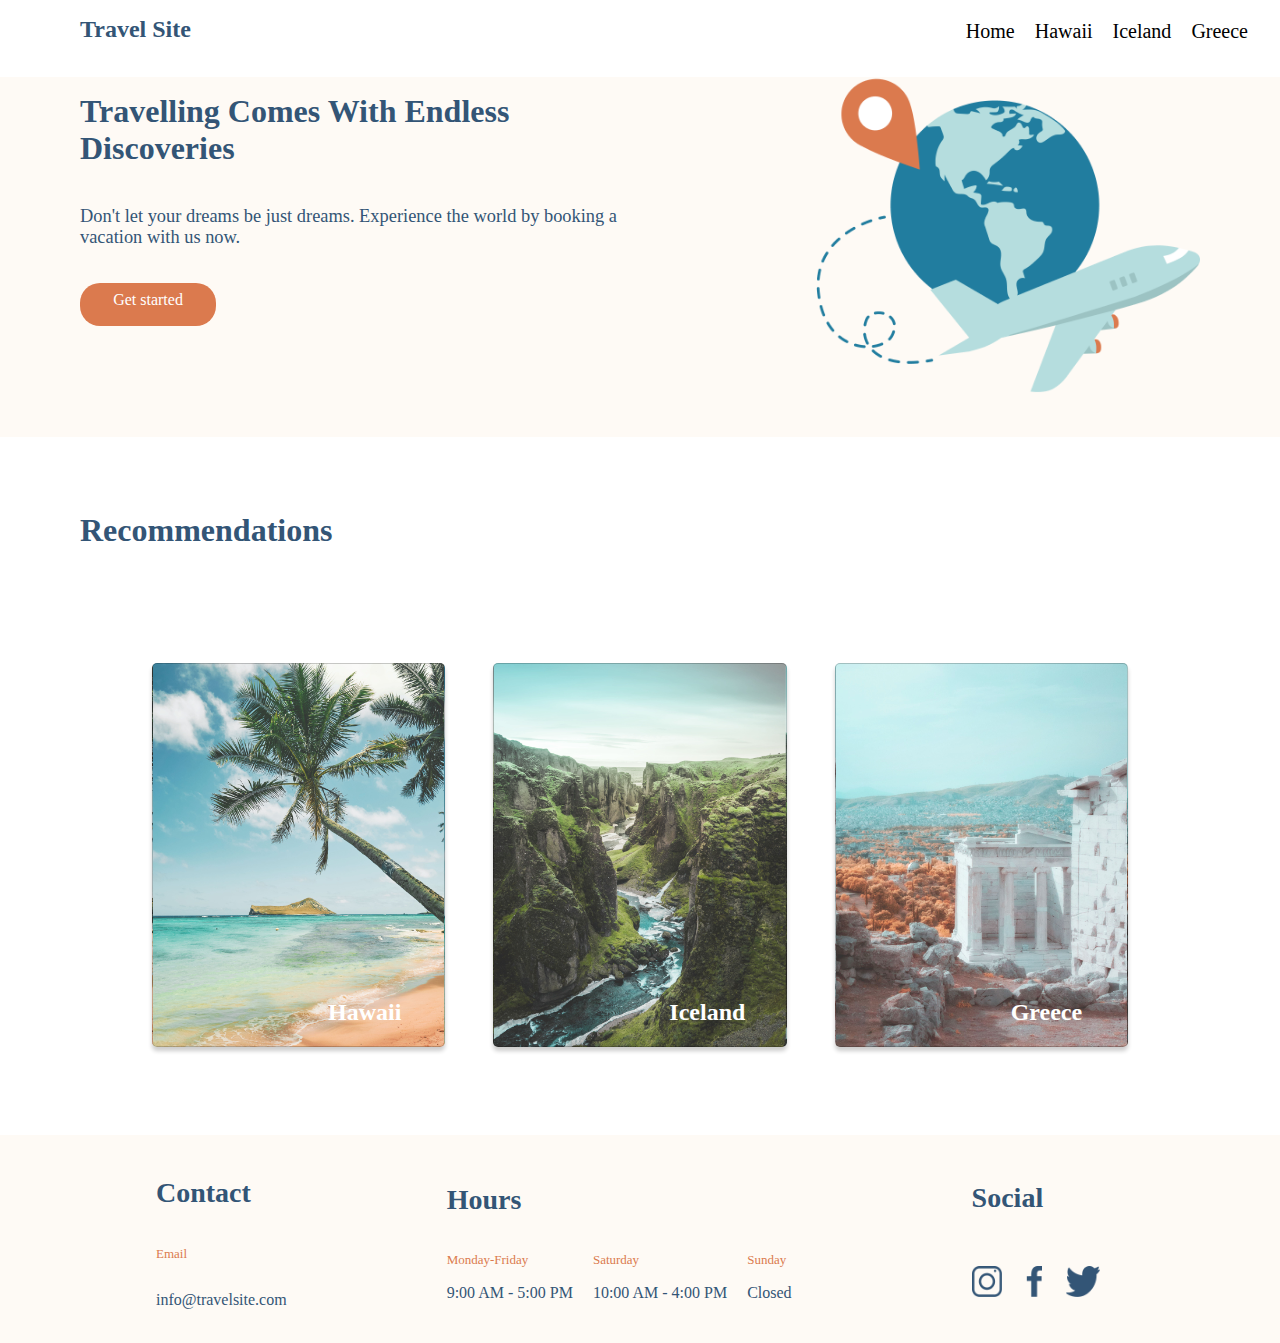
<file: index.html>
<!DOCTYPE html>
<html lang="en">
<head>
    <meta charset="UTF-8">
    <meta http-equiv="X-UA-Compatible" content="IE=edge">
    <meta name="viewport" content="width=device-width, initial-scale=1.0">
    <link href="./css/global.css" rel="stylesheet">
    <link href="./css/main.css" rel="stylesheet">
    <title>Document</title>
</head>
<body>
<header>
    <nav class="main-nav">
        <h2 class="main-nav__title">Travel Site</h2>
        <ul class="main-nav__list">
            <li><a href="index.html">Home</a> </li>
            <li> <a href="./pages/hawaii.html">Hawaii</a></li>
            <li> <a href="./pages/iceland.html">Iceland</a></li>
            <li> <a href="./pages/greece.html">Greece</a></li>
        </ul>
    </nav>
</header>

<div class="hero">

<div class="hero__leftsection">
    <h1>Travelling Comes With Endless Discoveries</h1>
    <p class="hero__slogan">Don't let your dreams be just dreams. Experience the world by booking a vacation with us now.</p>
    <div class="hero__button">Get started</div>
</div>

<img class="hero__img" src="./assets/images/hero.png" alt="plane"/>

</div>

<div class="recommendations">

    <h2 class="recommendations__title">Recommendations</h2>

    <div class="recommendations__cards-container">

        <a href="./pages/hawaii.html" class="recommendations__card recommendations__card--hawaii">
            
            <h2 class="recommendations__card--font">Hawaii</h2>
            
<!-- get clicks to destination pages to work -->
        </a>

        <a href="./pages/iceland.html" class="recommendations__card recommendations__card--iceland">
            <h2 class="recommendations__card--font">Iceland</h2>
        </a>

        <a href="./pages/greece.html" class="recommendations__card recommendations__card--greece">
            <h2 class="recommendations__card--font">Greece</h2>

        </a>



    </div>
</div>

<footer>
    <div class="footer__container">

        <h2 class="footer__container-title--large">Contact</h2>
        <h3 class="footer__container-subtitle--small">Email</h3>
        <h3 class="footer__container-title--medium">info@travelsite.com</h3>

    </div>

    <div class="footer__container">

        <h2 class="footer__container-title--large">Hours</h2>
        <div class="footer__container-allhours">

        <div class="footer__container-day">
        <h3 class="footer__container-subtitle--small">Monday-Friday</h3>
        <h3 class="footer__container-title--medium">9:00 AM - 5:00 PM</h3>
        </div>
        <div class="footer__container-day">
        <h3 class="footer__container-subtitle--small">Saturday</h3>
        <h3 class="footer__container-title--medium">10:00 AM - 4:00 PM</h3>
        </div>
        <div class="footer__container-day">
        <h3 class="footer__container-subtitle--small">Sunday</h3>
        <h3 class="footer__container-title--medium">Closed</h3>
        </div>
        </div>
    </div>

    <div class="footer__container">

        <h3 class="footer__container-title--large">Social</h3>
        <div class="footer__container--social">
        <a href="http://instragram.com" target="_blank"><img class="footer__container--image" src="./assets/images/icon-instagram.png" alt="instagram"></a>
        <a href="http://facebook.com" target="_blank"><img class="footer__container--image" src="./assets/images/icon-facebook.png" alt="facebook"></a>
        <a href="http://twitter.com" target="_blank"><img class="footer__container--image" src="./assets/images/icon-twitter.png" alt="twitter"></a>
        </div>
    </div>
</footer>
    
</body>
</html>
</file>
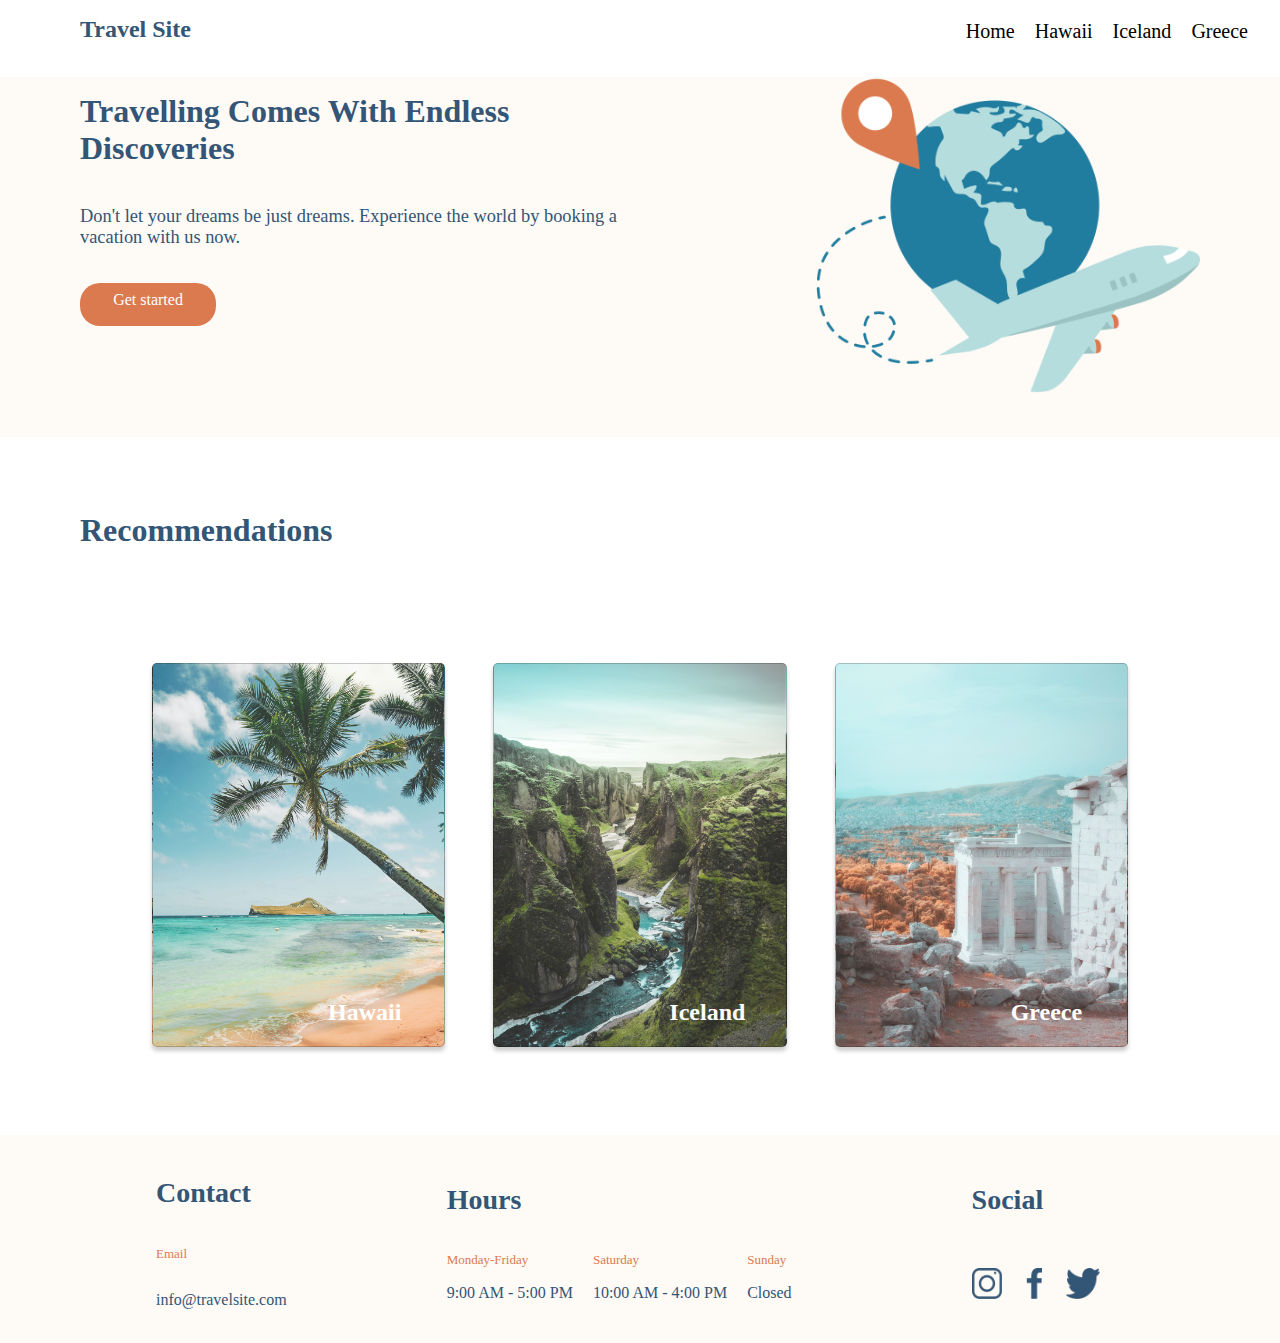
<file: pages/index.html>
<!DOCTYPE html>
<html lang="en">
<head>
    <meta charset="UTF-8">
    <meta http-equiv="X-UA-Compatible" content="IE=edge">
    <meta name="viewport" content="width=device-width, initial-scale=1.0">
    <link href="../css/global.css" rel="stylesheet">
    <link href="../css/main.css" rel="stylesheet">
    <title>Document</title>
</head>
<body>
<header>
    <nav class="main-nav">
        <h2 class="main-nav__title">Travel Site</h2>

        <ul class="main-nav__list">
            <li><a href="./index.html">Home</a> </li>
            <li> <a href="./hawaii.html">Hawaii</a></li>
            <li> <a href="./iceland.html">Iceland</a></li>
            <li> <a href="./greece.html">Greece</a></li>
        </ul>
    </nav>
</header>

<div class="hero">

<div class="hero__leftsection">
    <h1>Travelling Comes With Endless Discoveries</h1>
    <p class="hero__slogan">Don't let your dreams be just dreams. Experience the world by booking a vacation with us now.</p>
    <div class="hero__button">Get started</div>
</div>

<img class="hero__img" src="../assets/images/hero.png" alt="plane"/>

</div>

<div class="recommendations">

    <h2 class="recommendations__title">Recommendations</h2>

    <div class="recommendations__cards-container">

        <div onclick="../assets/images/hawaii.html" class="recommendations__card recommendations__card--hawaii">
            
            <h2 class="recommendations__card--font">Hawaii</h2>
            
<!-- get clicks to destination pages to work -->
        </div>

        <div class="recommendations__card recommendations__card--iceland">
            <h2 class="recommendations__card--font">Iceland</h2>
        </div>

        <div class="recommendations__card recommendations__card--greece">
            <h2 class="recommendations__card--font">Greece</h2>

        </div>



    </div>
</div>

<footer>
    <div class="footer__container">

        <h2 class="footer__container-title--large">Contact</h2>
        <h3 class="footer__container-subtitle--small">Email</h3>
        <h3 class="footer__container-title--medium">info@travelsite.com</h3>

    </div>

    <div class="footer__container">

        <h2 class="footer__container-title--large">Hours</h2>
        <div class="footer__container-allhours">

        <div class="footer__container-day">
        <h3 class="footer__container-subtitle--small">Monday-Friday</h3>
        <h3 class="footer__container-title--medium">9:00 AM - 5:00 PM</h3>
        </div>
        <div class="footer__container-day">
        <h3 class="footer__container-subtitle--small">Saturday</h3>
        <h3 class="footer__container-title--medium">10:00 AM - 4:00 PM</h3>
        </div>
        <div class="footer__container-day">
        <h3 class="footer__container-subtitle--small">Sunday</h3>
        <h3 class="footer__container-title--medium">Closed</h3>
        </div>
        </div>
    </div>

    <div class="footer__container">

        <h3 class="footer__container-title--large">Social</h3>
        <div class="footer__container--social">
        <img class="footer__container--image" src="../assets/images/icon-instagram.png" alt="instagram">
        <img  class="footer__container--image" src="../assets/images/icon-facebook.png" alt="facebook">
        <img class="footer__container--image" src="../assets/images/icon-twitter.png" alt="twitter">
        </div>
    </div>
</footer>
    
</body>
</html>
</file>
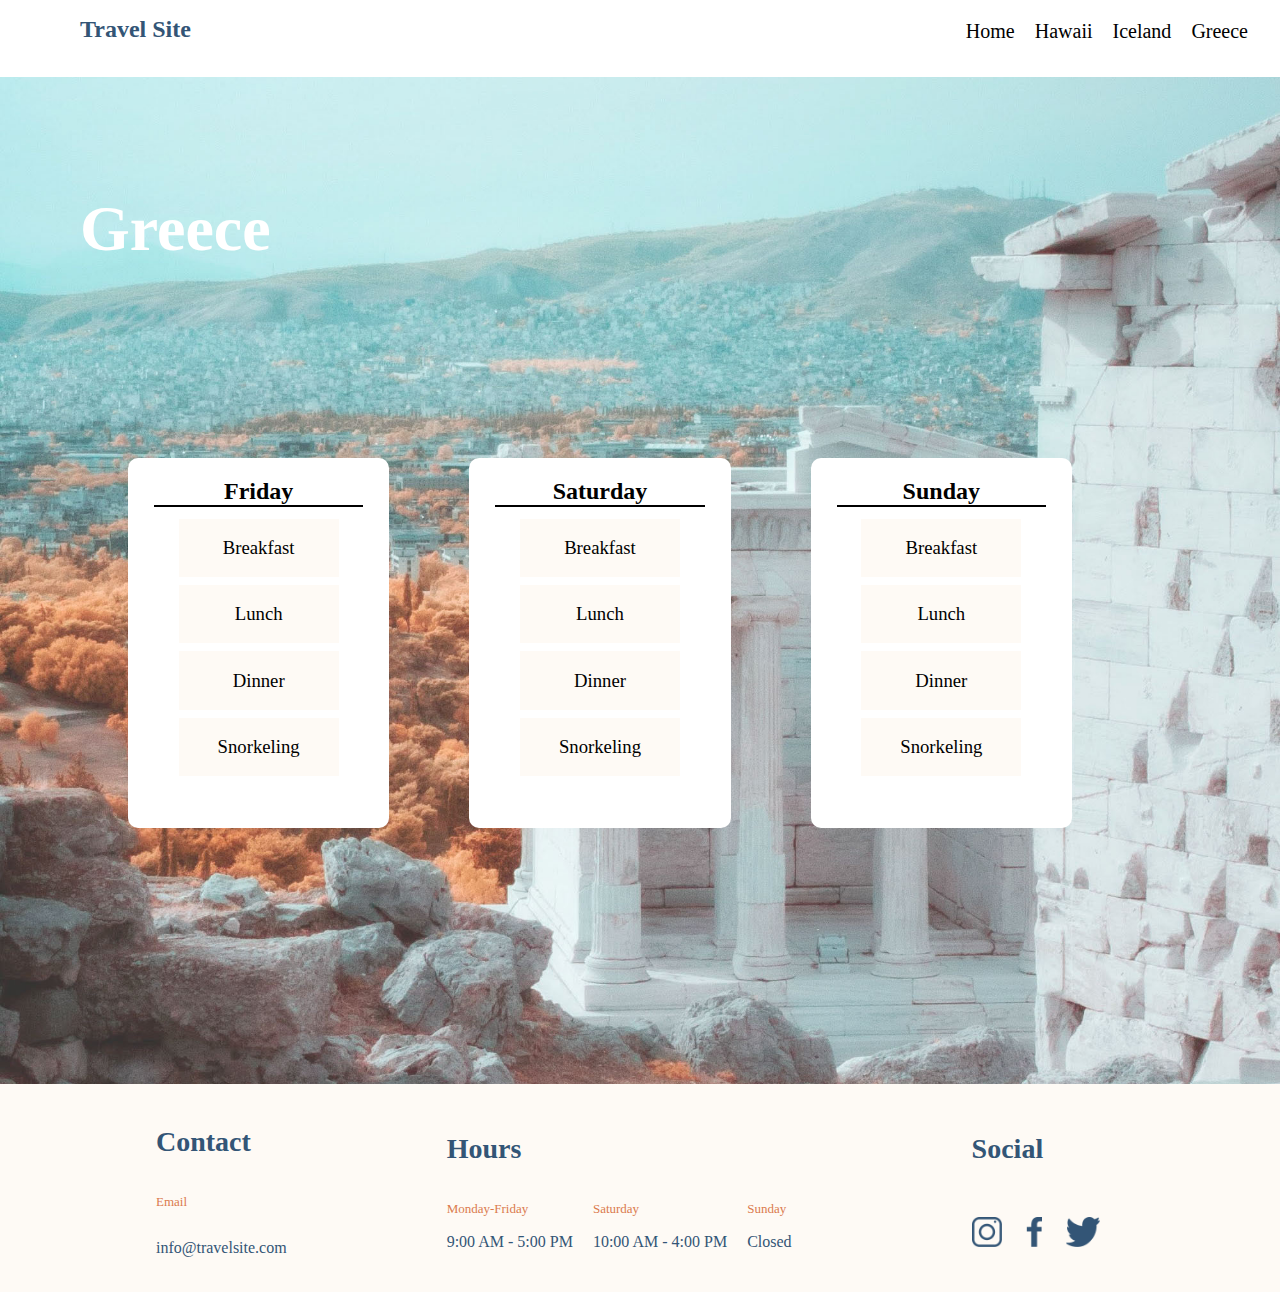
<file: pages/greece.html>
<!DOCTYPE html>
<html lang="en">
<head>
    <meta charset="UTF-8">
    <meta http-equiv="X-UA-Compatible" content="IE=edge">
    <meta name="viewport" content="width=device-width, initial-scale=1.0">
    <link href="../css/global.css" rel="stylesheet">
    <link href="../css/destinations.css" rel="stylesheet">
    <title>Document</title>
</head>
<body>
    <header>
        <nav class="main-nav">
            <h1 class="main-nav__title">Travel Site</h1>
    
            <ul class="main-nav__list">
                <li><a href="../index.html">Home</a> </li>
                <li> <a href="./hawaii.html">Hawaii</a></li>
                <li> <a href="./iceland.html">Iceland</a></li>
                <li> <a href="./greece.html">Greece</a></li>
            </ul>
        </nav>
    </header>

    <div class="main main--greece">

        <h1 class="main__title">Greece</h1>

        <div class="card-container">
            <div class="card">

                <h2 class="card--day">Friday</h2>
                <h3 class="card--activity">Breakfast</h3>
                <h3 class="card--activity">Lunch</h3>
                <h3 class="card--activity">Dinner</h3>
                <h3 class="card--activity">Snorkeling</h3>

            </div>

            <div class="card">

                <h2 class="card--day">Saturday</h2>
                <h3 class="card--activity">Breakfast</h3>
                <h3 class="card--activity">Lunch</h3>
                <h3 class="card--activity">Dinner</h3>
                <h3 class="card--activity">Snorkeling</h3>

            </div>

            <div class="card">

                <h2 class="card--day">Sunday</h2>
                <h3 class="card--activity">Breakfast</h3>
                <h3 class="card--activity">Lunch</h3>
                <h3 class="card--activity">Dinner</h3>
                <h3 class="card--activity">Snorkeling</h3>

            </div>
        </div>
    </div>

    <footer>
        <div class="footer__container">
    
            <h2 class="footer__container-title--large">Contact</h2>
            <h3 class="footer__container-subtitle--small">Email</h3>
            <h3 class="footer__container-title--medium">info@travelsite.com</h3>
    
        </div>
    
        <div class="footer__container">
    
            <h2 class="footer__container-title--large">Hours</h2>
            <div class="footer__container-allhours">
    
            <div class="footer__container-day">
            <h3 class="footer__container-subtitle--small">Monday-Friday</h3>
            <h3 class="footer__container-title--medium">9:00 AM - 5:00 PM</h3>
            </div>
            <div class="footer__container-day">
            <h3 class="footer__container-subtitle--small">Saturday</h3>
            <h3 class="footer__container-title--medium">10:00 AM - 4:00 PM</h3>
            </div>
            <div class="footer__container-day">
            <h3 class="footer__container-subtitle--small">Sunday</h3>
            <h3 class="footer__container-title--medium">Closed</h3>
            </div>
            </div>
        </div>
    
        <div class="footer__container">
    
            <h3 class="footer__container-title--large">Social</h3>
            <div class="footer__container--social">
            <img class="footer__container--image" src="../assets/images/icon-instagram.png" alt="instagram">
            <img  class="footer__container--image" src="../assets/images/icon-facebook.png" alt="facebook">
            <img class="footer__container--image" src="../assets/images/icon-twitter.png" alt="twitter">
            </div>
        </div>
    </footer>
</body>
</html>
</file>
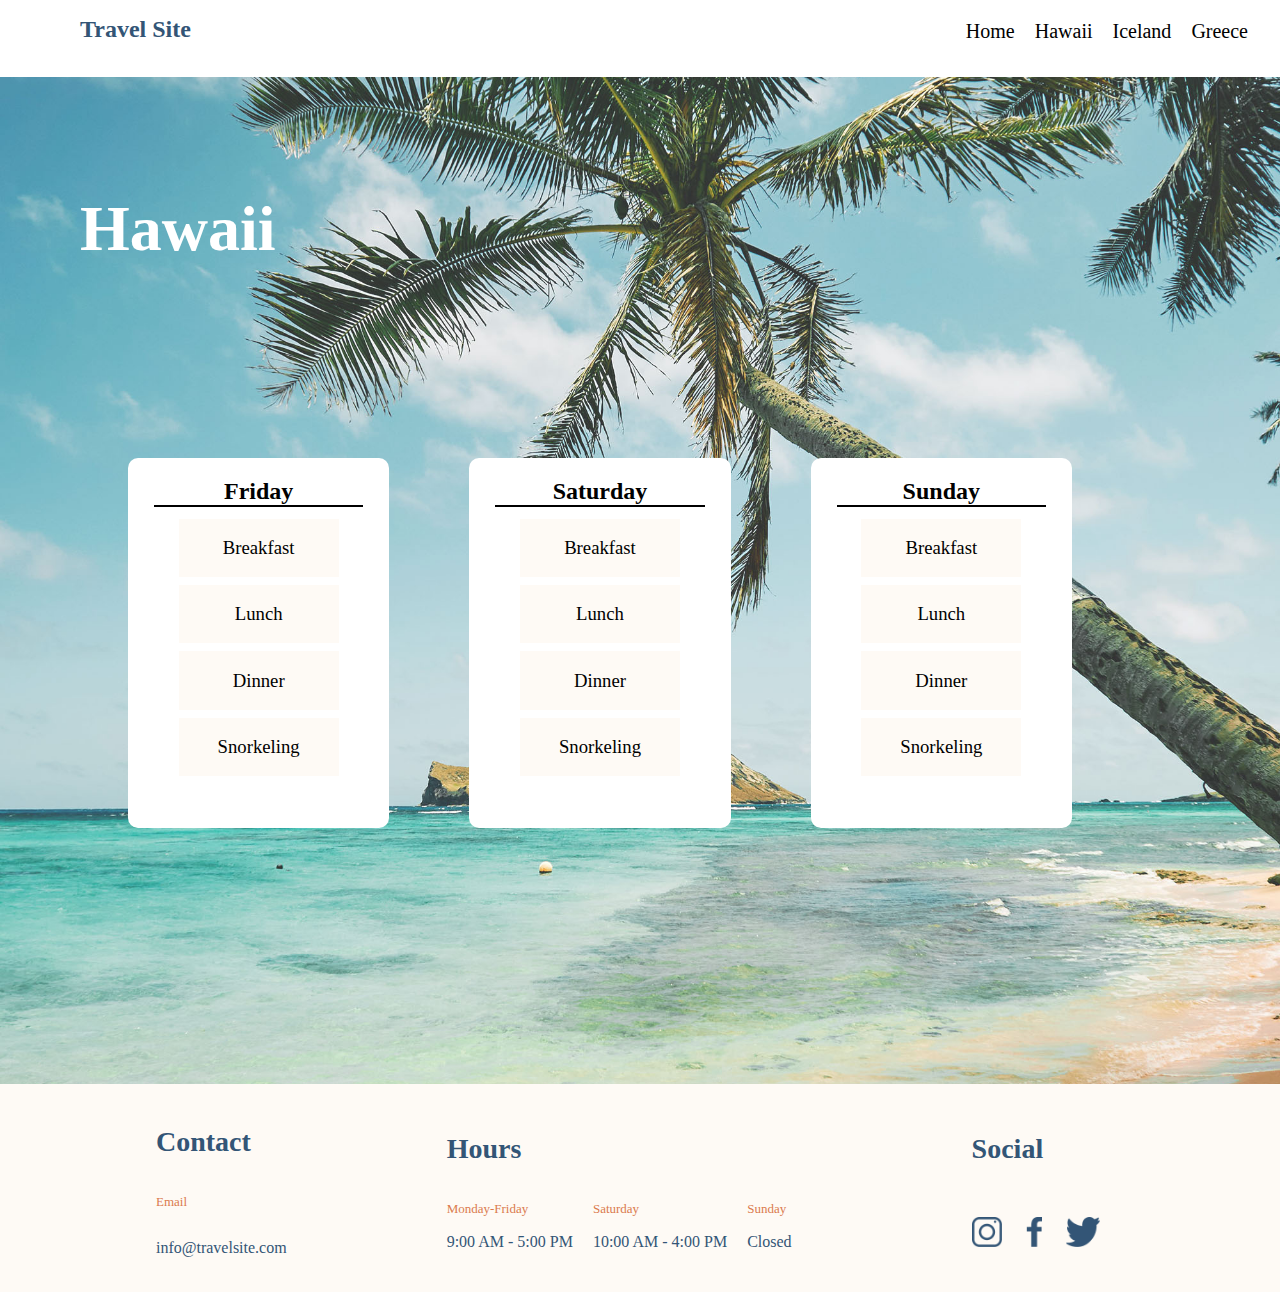
<file: pages/hawaii.html>
<!DOCTYPE html>
<html lang="en">
<head>
    <meta charset="UTF-8">
    <meta http-equiv="X-UA-Compatible" content="IE=edge">
    <meta name="viewport" content="width=device-width, initial-scale=1.0">
    <link href="../css/global.css" rel="stylesheet">
    <link href="../css/destinations.css" rel="stylesheet">
    <title>Document</title>
</head>
<body>
    <header>
        <nav class="main-nav">
            <h1 class="main-nav__title">Travel Site</h1>
    
            <ul class="main-nav__list">
                <li><a href="../index.html">Home</a> </li>
                <li> <a href="./hawaii.html">Hawaii</a></li>
                <li> <a href="./iceland.html">Iceland</a></li>
                <li> <a href="./greece.html">Greece</a></li>
            </ul>
        </nav>
    </header>

    <div class="main main--hawaii">

        <h1 class="main__title">Hawaii</h1>

        <div class="card-container">
            <div class="card">

                <h2 class="card--day">Friday</h2>
                <h3 class="card--activity">Breakfast</h3>
                <h3 class="card--activity">Lunch</h3>
                <h3 class="card--activity">Dinner</h3>
                <h3 class="card--activity">Snorkeling</h3>

            </div>

            <div class="card">

                <h2 class="card--day">Saturday</h2>
                <h3 class="card--activity">Breakfast</h3>
                <h3 class="card--activity">Lunch</h3>
                <h3 class="card--activity">Dinner</h3>
                <h3 class="card--activity">Snorkeling</h3>

            </div>

            <div class="card">

                <h2 class="card--day">Sunday</h2>
                <h3 class="card--activity">Breakfast</h3>
                <h3 class="card--activity">Lunch</h3>
                <h3 class="card--activity">Dinner</h3>
                <h3 class="card--activity">Snorkeling</h3>

            </div>
        </div>
    </div>

    <footer>
        <div class="footer__container">
    
            <h2 class="footer__container-title--large">Contact</h2>
            <h3 class="footer__container-subtitle--small">Email</h3>
            <h3 class="footer__container-title--medium">info@travelsite.com</h3>
    
        </div>
    
        <div class="footer__container">
    
            <h2 class="footer__container-title--large">Hours</h2>
            <div class="footer__container-allhours">
    
            <div class="footer__container-day">
            <h3 class="footer__container-subtitle--small">Monday-Friday</h3>
            <h3 class="footer__container-title--medium">9:00 AM - 5:00 PM</h3>
            </div>
            <div class="footer__container-day">
            <h3 class="footer__container-subtitle--small">Saturday</h3>
            <h3 class="footer__container-title--medium">10:00 AM - 4:00 PM</h3>
            </div>
            <div class="footer__container-day">
            <h3 class="footer__container-subtitle--small">Sunday</h3>
            <h3 class="footer__container-title--medium">Closed</h3>
            </div>
            </div>
        </div>
    
        <div class="footer__container">
    
            <h3 class="footer__container-title--large">Social</h3>
            <div class="footer__container--social">
            <img class="footer__container--image" src="../assets/images/icon-instagram.png" alt="instagram">
            <img  class="footer__container--image" src="../assets/images/icon-facebook.png" alt="facebook">
            <img class="footer__container--image" src="../assets/images/icon-twitter.png" alt="twitter">
            </div>
        </div>
    </footer>
</body>
</html>
</file>
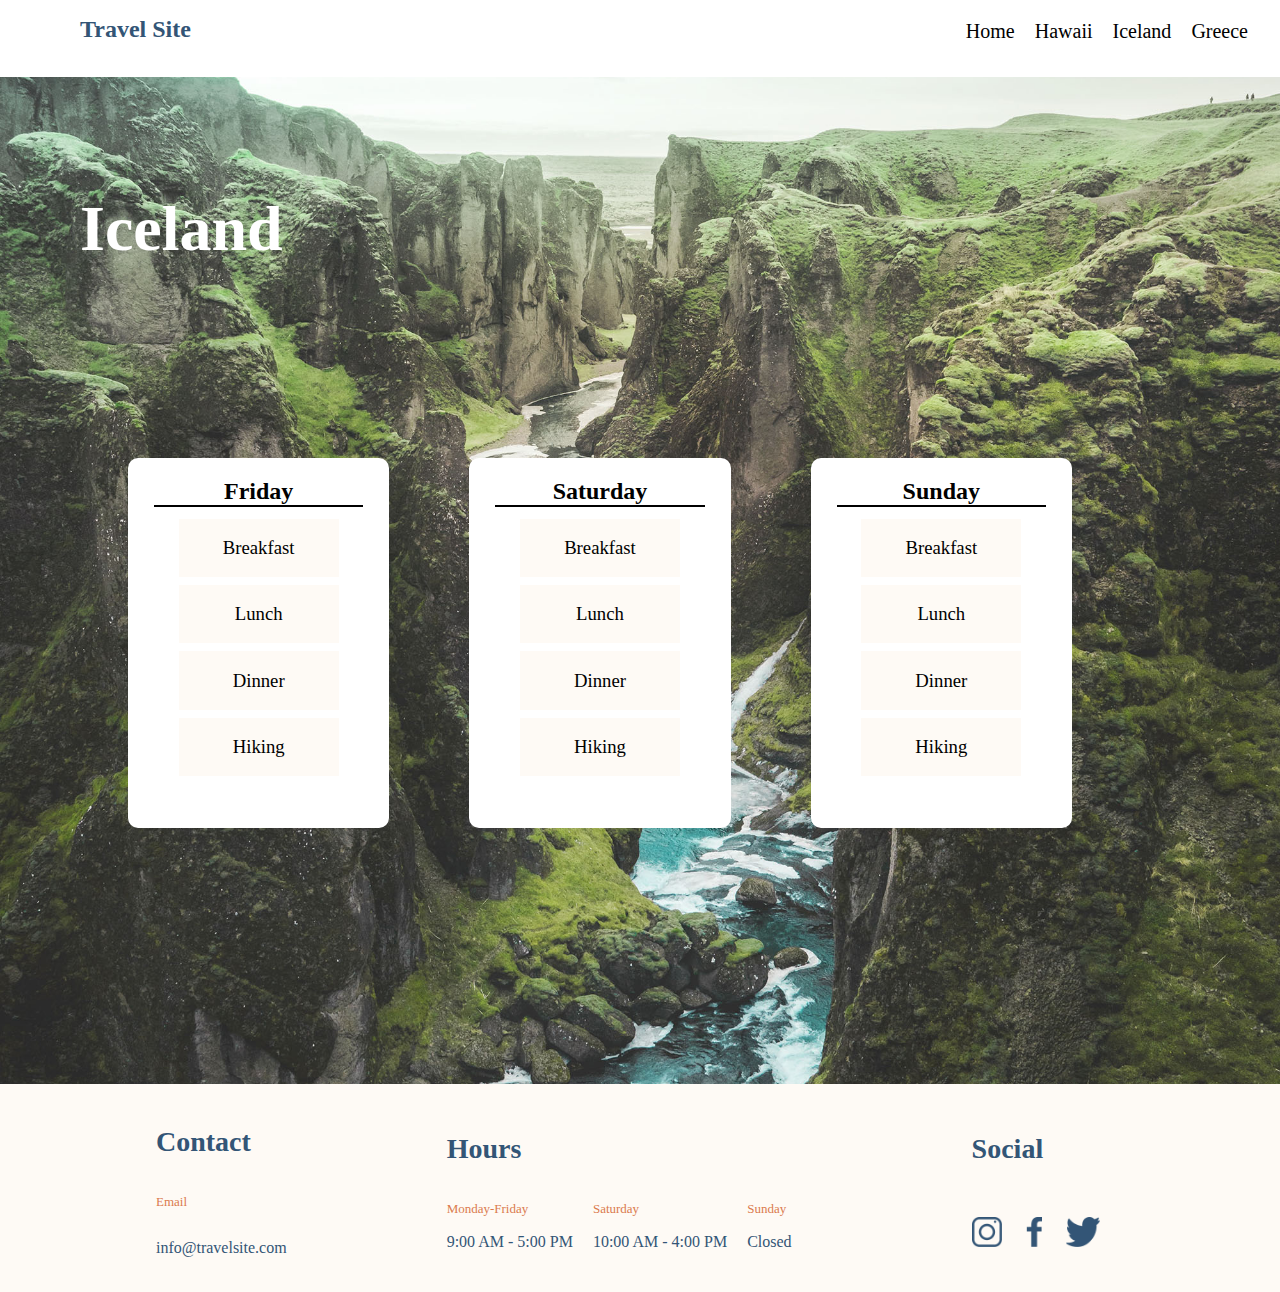
<file: pages/iceland.html>
<!DOCTYPE html>
<html lang="en">
<head>
    <meta charset="UTF-8">
    <meta http-equiv="X-UA-Compatible" content="IE=edge">
    <meta name="viewport" content="width=device-width, initial-scale=1.0">
    <link href="../css/global.css" rel="stylesheet">
    <link href="../css/destinations.css" rel="stylesheet">
    <title>Document</title>
</head>
<body>
    <header>
        <nav class="main-nav">
            <h1 class="main-nav__title">Travel Site</h1>
    
            <ul class="main-nav__list">
                <li><a href="../index.html">Home</a> </li>
                <li> <a href="./hawaii.html">Hawaii</a></li>
                <li> <a href="./iceland.html">Iceland</a></li>
                <li> <a href="./greece.html">Greece</a></li>
            </ul>
        </nav>
    </header>

    <div class="main main--iceland">

        <h1 class="main__title">Iceland</h1>

        <div class="card-container">
            <div class="card">

                <h2 class="card--day">Friday</h2>
                <h3 class="card--activity">Breakfast</h3>
                <h3 class="card--activity">Lunch</h3>
                <h3 class="card--activity">Dinner</h3>
                <h3 class="card--activity">Hiking</h3>

            </div>

            <div class="card">

                <h2 class="card--day">Saturday</h2>
                <h3 class="card--activity">Breakfast</h3>
                <h3 class="card--activity">Lunch</h3>
                <h3 class="card--activity">Dinner</h3>
                <h3 class="card--activity">Hiking</h3>

            </div>

            <div class="card">

                <h2 class="card--day">Sunday</h2>
                <h3 class="card--activity">Breakfast</h3>
                <h3 class="card--activity">Lunch</h3>
                <h3 class="card--activity">Dinner</h3>
                <h3 class="card--activity">Hiking</h3>

            </div>
        </div>
    </div>

    <footer>
        <div class="footer__container">
    
            <h2 class="footer__container-title--large">Contact</h2>
            <h3 class="footer__container-subtitle--small">Email</h3>
            <h3 class="footer__container-title--medium">info@travelsite.com</h3>
    
        </div>
    
        <div class="footer__container">
    
            <h2 class="footer__container-title--large">Hours</h2>
            <div class="footer__container-allhours">
    
            <div class="footer__container-day">
            <h3 class="footer__container-subtitle--small">Monday-Friday</h3>
            <h3 class="footer__container-title--medium">9:00 AM - 5:00 PM</h3>
            </div>
            <div class="footer__container-day">
            <h3 class="footer__container-subtitle--small">Saturday</h3>
            <h3 class="footer__container-title--medium">10:00 AM - 4:00 PM</h3>
            </div>
            <div class="footer__container-day">
            <h3 class="footer__container-subtitle--small">Sunday</h3>
            <h3 class="footer__container-title--medium">Closed</h3>
            </div>
            </div>
        </div>
    
        <div class="footer__container">
    
            <h3 class="footer__container-title--large">Social</h3>
            <div class="footer__container--social">
            <img class="footer__container--image" src="../assets/images/icon-instagram.png" alt="instagram">
            <img  class="footer__container--image" src="../assets/images/icon-facebook.png" alt="facebook">
            <img class="footer__container--image" src="../assets/images/icon-twitter.png" alt="twitter">
            </div>
        </div>
    </footer>
</body>
</html>
</file>
<file: css/global.css>
*,
*::before,
*::after {
  box-sizing: border-box;
}

body{
    font-family: Verdana;
    margin:0;
    padding:0;
}
.main-nav{
    display:flex;
    flex-direction: row;
    justify-content: space-between;
    position:fixed;
    top:0;
    left:0;
    width:100%;
    padding-right:0;
    margin-bottom:3rem;
    margin-right:0;
    background-color: #FFFFFF;

    /* need to come back here and fix space between nav and other elements sitting behind it */

}


.main-nav__list{
    list-style: none;
    display:flex;
    gap: 20px;
    color:#335576;
    padding-bottom:0.5rem;
    font-size:1.25rem;
    padding-right:2rem;
}




a:link {
    text-decoration: none;
    color:black;
  }

  a:visited {
    text-decoration: none;
    color:black;
  }

  li {
    padding-bottom:0.35rem;
  }

  li:hover {

    border-bottom:0.25rem;
    border-bottom-color: #DB7A4E;
    border-bottom-style: solid;
    
  }

  .main-nav__title {
    font-size:1.5rem;
    padding-left:5rem;
    margin-top:1rem;
    color:#335576;
  
  }

  
footer{
  background-color:#FEFAF5;
  display:flex;
  flex-direction: row;
  justify-content: center;
  align-items: center;
  height:13rem;
  width:100%;
  margin:0;
  
}

.footer__container{
  display: flex;
  flex-direction: column;
  margin-left:5rem;
  margin-right:5rem;
 
}

.footer__container-title--large{
  color:#335576;
  font-size: 1.75rem;

}

.footer__container-title--medium{
  color:#335576;
  font-size: medium;
  font-weight:300;

}

.footer__container-subtitle--small{
  color:#DB7A4E;
  font-size:small;
  font-weight:300;
}

.footer__container-allhours{
  display: flex;
  flex-direction: row;  

}

.footer__container-day{
  padding-right:20px;
}


.footer__container--social{
  display:flex;
  flex-direction: row;
  justify-content: space-between;
  
}

.footer__container--image{
  height:4.9rem;
  padding:1.5rem 1.5rem 1.5rem 0;
}
</file>
<file: css/main.css>
.hero{
    background-color: #FEFAF5;
    display:flex;
    flex-direction: row;
    padding: 1.45rem 0rem ;
    margin: 3rem 0rem ;
    color:#335576;
    width:100%;

  }

  .hero__leftsection{
    display:flex;
    flex-direction: column;
    padding-left:5rem;
    padding-right:12rem;

  }


  .hero__slogan{
    color:#335576;
    flex-wrap: wrap;
    padding-bottom:0.75rem;
    font-size: 1.15rem;

  }

  .hero__button {
    background-color: #DB7A4E;
    border-radius: 1.25rem;
    font-family: Verdana;
    font-size: 1rem;
    color:white;
    text-align: center;
    padding-top:0.5rem;
    margin-top:0.25rem;
    margin-bottom:5.5rem;
    width:8.5rem;
    height:2.7rem;
    
  }

  .hero__img{
    width: 30%;
    height: 45%;
    margin-right:5rem;
  }

  .recommendations{
    display:flex;
    flex-direction: column;
    

  }

  .recommendations__title{
    color:#335576;
    font-size:2rem;
    padding-left:5rem;
  }

  .recommendations__cards-container{
    display:flex;
    flex-direction: row;
    justify-content: space-between;
    align-items:center;
    padding-left:10%;
    padding-right:10%;
    padding-bottom:5%;
    padding-top: 5%;

  }

  .recommendations__card{
    
    border-radius: 0.313rem;
    border: 1px solid rgba(0,0,0,0.2);
    box-shadow:0px 4px 4px rgba(0,0,0,0.2);
    color:white;
    font-size: medium;
    font-weight: 700;
    width: 57rem;
    height: 24rem;
    margin:1.5rem;

  }

  .recommendations__card--hawaii{
    background-image:URL("../assets/images/hawaii.jpg");
    background-size:cover;
    background-position:center;
    display:flex;
  }

  .recommendations__card--iceland{
    background-image:URL("../assets/images/iceland.jpg");
    background-size:cover;
    background-position:center;
    display:flex;
  
  }

  .recommendations__card--greece{
    background-image:URL("../assets/images/greece.jpg");
    background-size:cover;
    background-position:center;
    display:flex;
  }

  .recommendations__card--font{
    align-self:flex-end;
    padding-left:10.938rem;
    color:white;

  }
</file>
<file: css/destinations.css>
*,
*::before,
*::after {
  box-sizing: border-box;
}

body{
    font-family: Verdana;
}

.main{
    
    width:100%;
    padding-top: 5rem;

}

.main--hawaii{
    background-image:URL("../assets/images/hawaii.jpg");
    background-size: cover;
    background-position:center;
    
}

.main--iceland{
    background-image:URL("../assets/images/iceland.jpg");
    background-size: cover;
    background-position:center;
}

.main--greece{
    background-image:URL("../assets/images/greece.jpg");
    background-size: cover;
    background-position:center;
}

.main__title{
    font-size: 4rem;
    color:white;
    font-weight: 700;
    margin-left: 5rem;
    margin-top:7rem;
    align-self:self-start;

}

.card-container{
    display: flex;
    margin: 10% 10% 0 10%;
    padding-bottom:20%;
    padding-top:5%;
    
    
}

.card{
    
    border-radius:0.625rem;
    width: 17.5rem;
    height: 23.125rem;
    background-color: white;
    margin-right:5rem;
    padding-bottom:3rem;
    display:flex;
    flex-direction: column;
    justify-content: center;
    align-items: center;
    
}

.card--day{
    width:80%;
    border-bottom: 2px solid black; 
    height:auto;
    color:black;
    text-align:center;
    margin-bottom:0.5rem;
   

}

.card--activity{
    color:black;
    font-weight: 300;
    background-color: #FEFAF5;
    height:20rem;
    width:10rem;
    margin:0.25rem;
    text-align: center;
    display:flex;
    justify-content: center;
    align-items: center;


}
</file>
